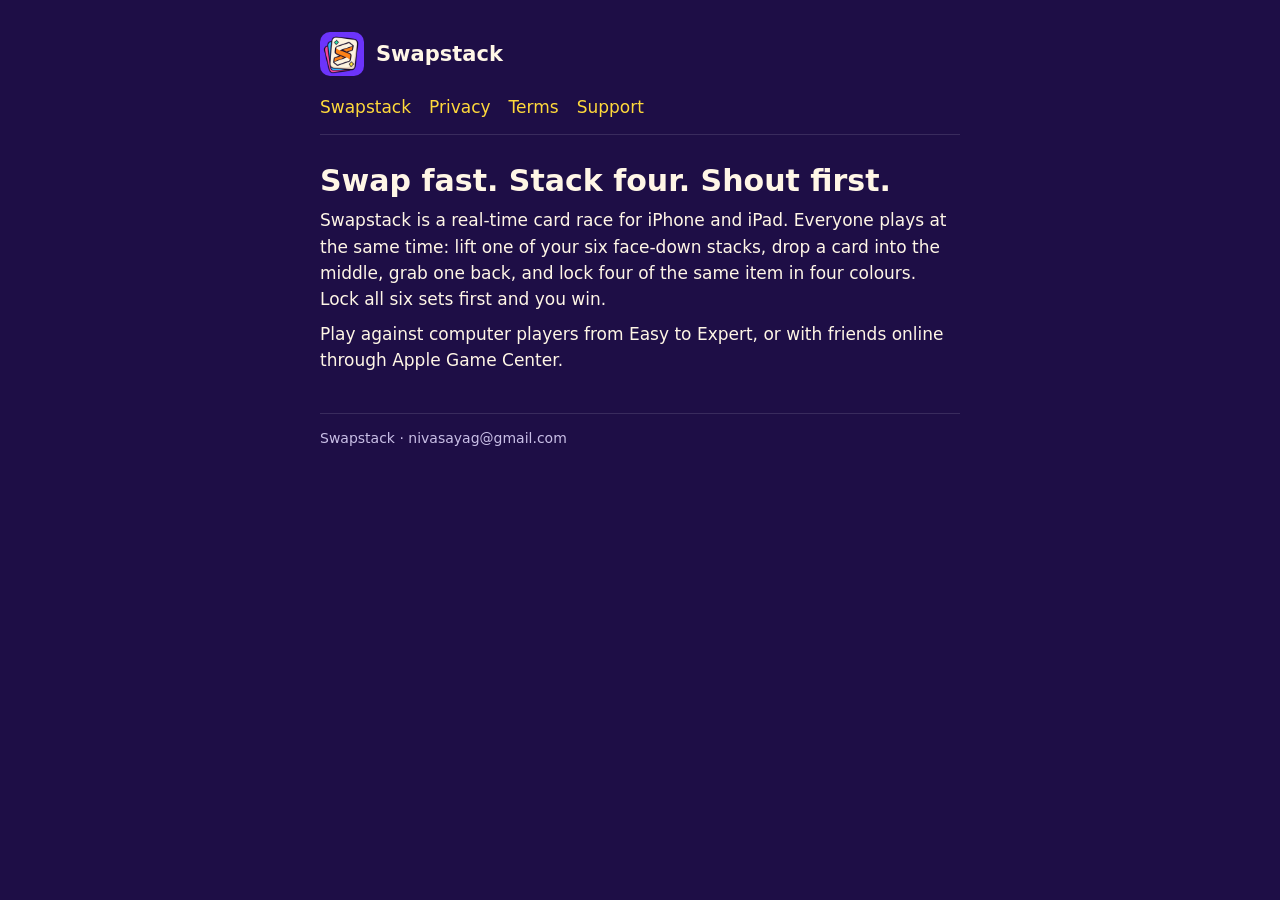
<file: index.html>
<!doctype html>
<html lang="en"><head><meta charset="utf-8"><meta name="viewport" content="width=device-width,initial-scale=1">
<title>Swapstack | Swapstack</title><link rel="stylesheet" href="style.css?v=20261110"><link rel="icon" href="icon.png?v=20261110"></head>
<body><main><header><img src="icon.png?v=20261110" alt=""><span>Swapstack</span></header>
<nav><a href="index.html">Swapstack</a><a href="privacy.html">Privacy</a><a href="terms.html">Terms</a><a href="support.html">Support</a></nav>
<h1>Swap fast. Stack four. Shout first.</h1><p>Swapstack is a real-time card race for iPhone and iPad. Everyone plays at the same time: lift one of your six face-down stacks, drop a card into the middle, grab one back, and lock four of the same item in four colours. Lock all six sets first and you win.</p><p>Play against computer players from Easy to Expert, or with friends online through Apple Game Center.</p>
<footer>Swapstack · nivasayag@gmail.com</footer></main></body></html>
</file>
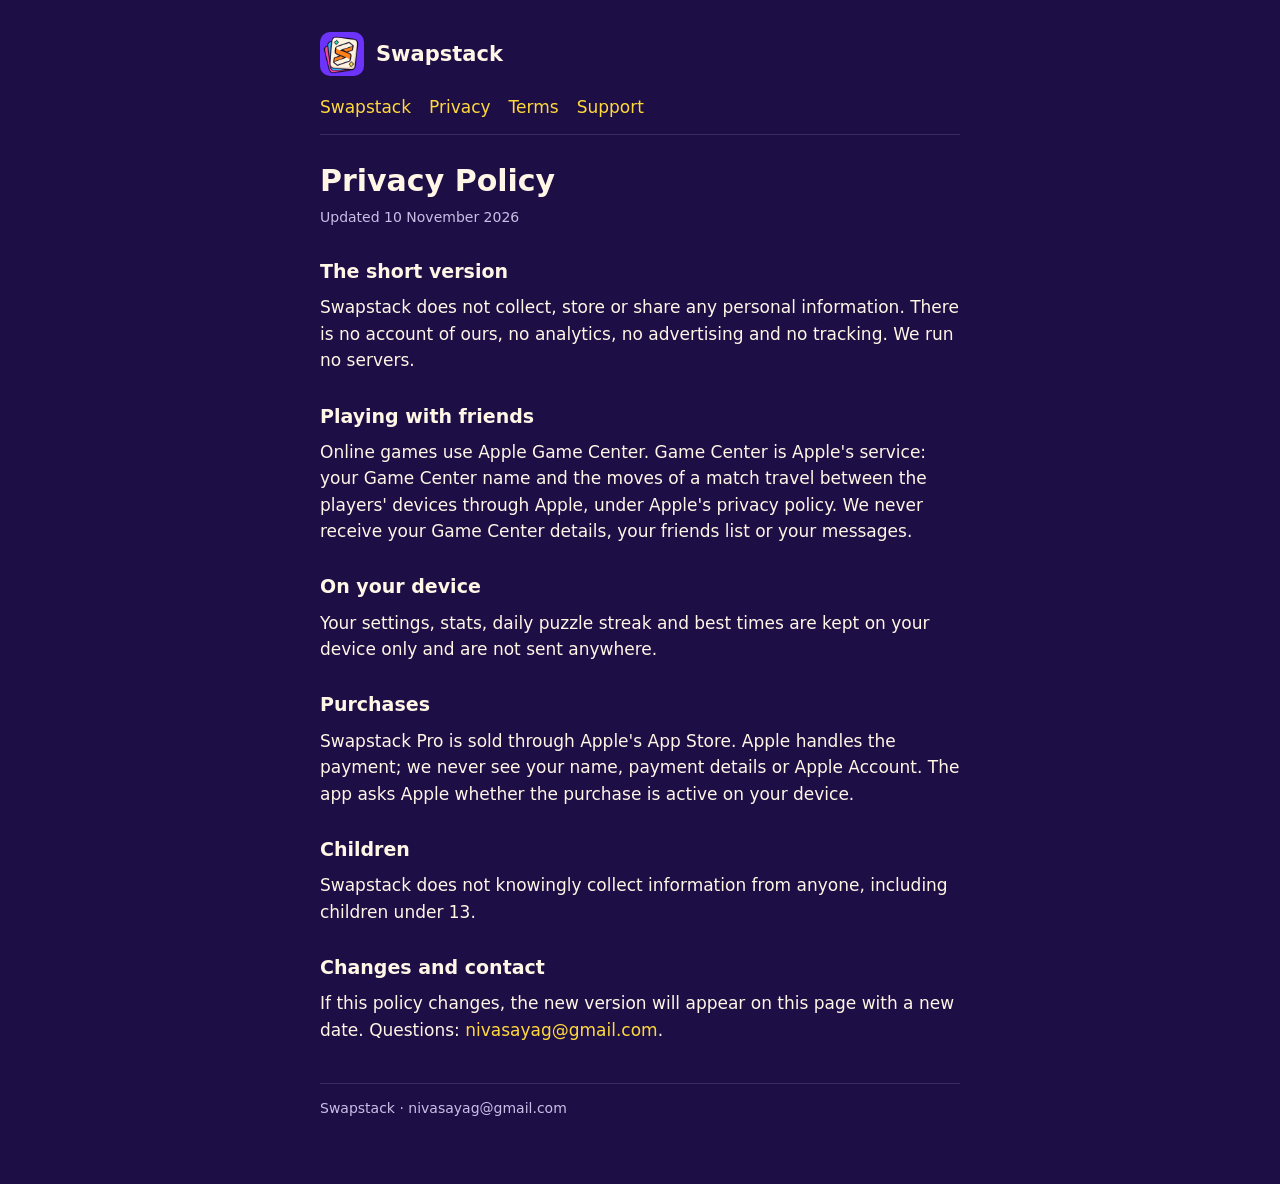
<file: privacy.html>
<!doctype html>
<html lang="en"><head><meta charset="utf-8"><meta name="viewport" content="width=device-width,initial-scale=1">
<title>Privacy Policy | Swapstack</title><link rel="stylesheet" href="style.css?v=20261110"><link rel="icon" href="icon.png?v=20261110"></head>
<body><main><header><img src="icon.png?v=20261110" alt=""><span>Swapstack</span></header>
<nav><a href="index.html">Swapstack</a><a href="privacy.html">Privacy</a><a href="terms.html">Terms</a><a href="support.html">Support</a></nav>
<h1>Privacy Policy</h1><p class="updated">Updated 10 November 2026</p>
<section><h2>The short version</h2><p>Swapstack does not collect, store or share any personal information. There is no account of ours, no analytics, no advertising and no tracking. We run no servers.</p></section>
<section><h2>Playing with friends</h2><p>Online games use Apple Game Center. Game Center is Apple's service: your Game Center name and the moves of a match travel between the players' devices through Apple, under Apple's privacy policy. We never receive your Game Center details, your friends list or your messages.</p></section>
<section><h2>On your device</h2><p>Your settings, stats, daily puzzle streak and best times are kept on your device only and are not sent anywhere.</p></section>
<section><h2>Purchases</h2><p>Swapstack Pro is sold through Apple's App Store. Apple handles the payment; we never see your name, payment details or Apple Account. The app asks Apple whether the purchase is active on your device.</p></section>
<section><h2>Children</h2><p>Swapstack does not knowingly collect information from anyone, including children under 13.</p></section>
<section><h2>Changes and contact</h2><p>If this policy changes, the new version will appear on this page with a new date. Questions: <a href="mailto:nivasayag@gmail.com">nivasayag@gmail.com</a>.</p></section>
<footer>Swapstack · nivasayag@gmail.com</footer></main></body></html>
</file>
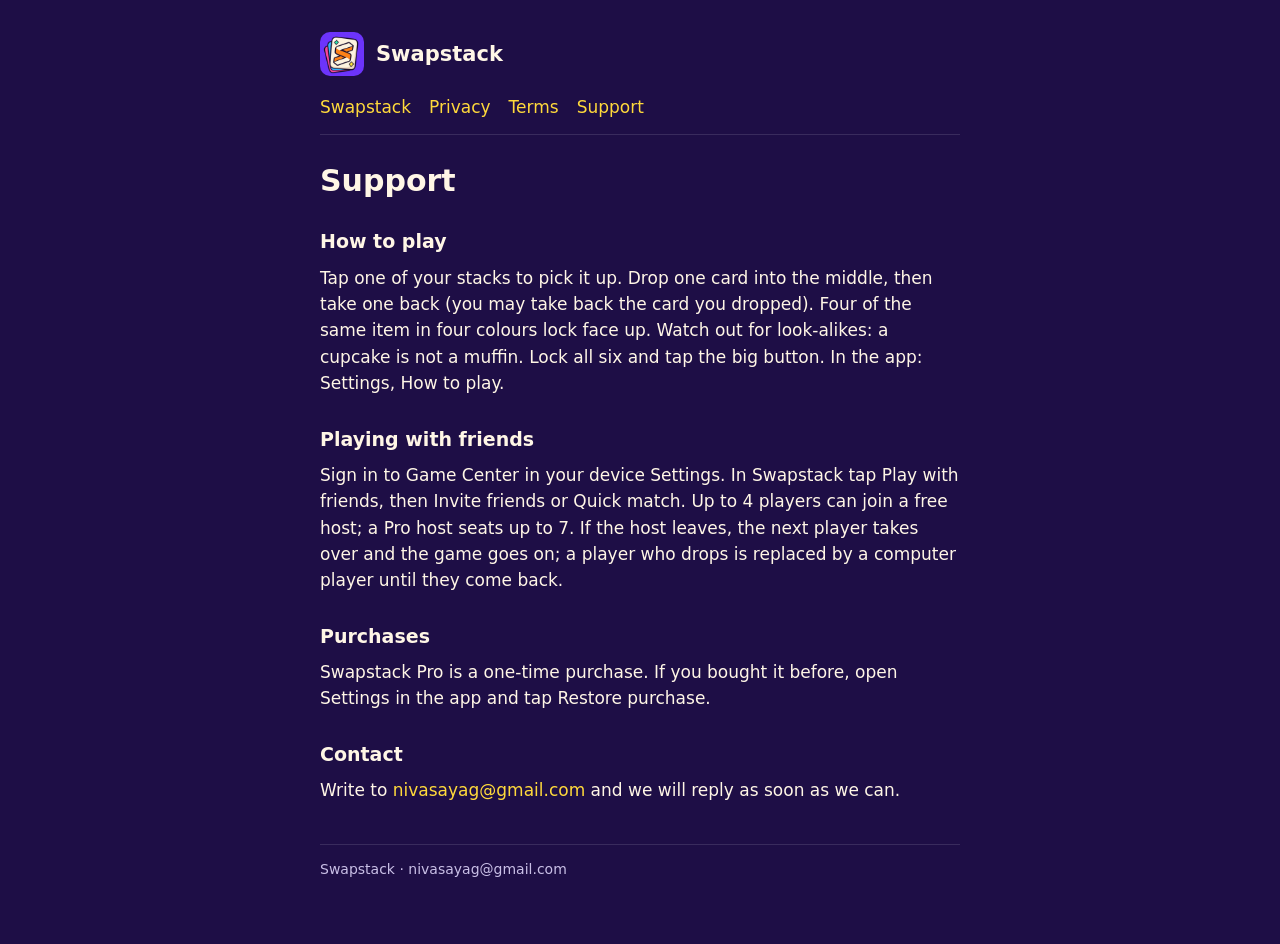
<file: support.html>
<!doctype html>
<html lang="en"><head><meta charset="utf-8"><meta name="viewport" content="width=device-width,initial-scale=1">
<title>Support | Swapstack</title><link rel="stylesheet" href="style.css?v=20261110"><link rel="icon" href="icon.png?v=20261110"></head>
<body><main><header><img src="icon.png?v=20261110" alt=""><span>Swapstack</span></header>
<nav><a href="index.html">Swapstack</a><a href="privacy.html">Privacy</a><a href="terms.html">Terms</a><a href="support.html">Support</a></nav>
<h1>Support</h1>
<section><h2>How to play</h2><p>Tap one of your stacks to pick it up. Drop one card into the middle, then take one back (you may take back the card you dropped). Four of the same item in four colours lock face up. Watch out for look-alikes: a cupcake is not a muffin. Lock all six and tap the big button. In the app: Settings, How to play.</p></section>
<section><h2>Playing with friends</h2><p>Sign in to Game Center in your device Settings. In Swapstack tap Play with friends, then Invite friends or Quick match. Up to 4 players can join a free host; a Pro host seats up to 7. If the host leaves, the next player takes over and the game goes on; a player who drops is replaced by a computer player until they come back.</p></section>
<section><h2>Purchases</h2><p>Swapstack Pro is a one-time purchase. If you bought it before, open Settings in the app and tap Restore purchase.</p></section>
<section><h2>Contact</h2><p>Write to <a href="mailto:nivasayag@gmail.com">nivasayag@gmail.com</a> and we will reply as soon as we can.</p></section>
<footer>Swapstack · nivasayag@gmail.com</footer></main></body></html>
</file>
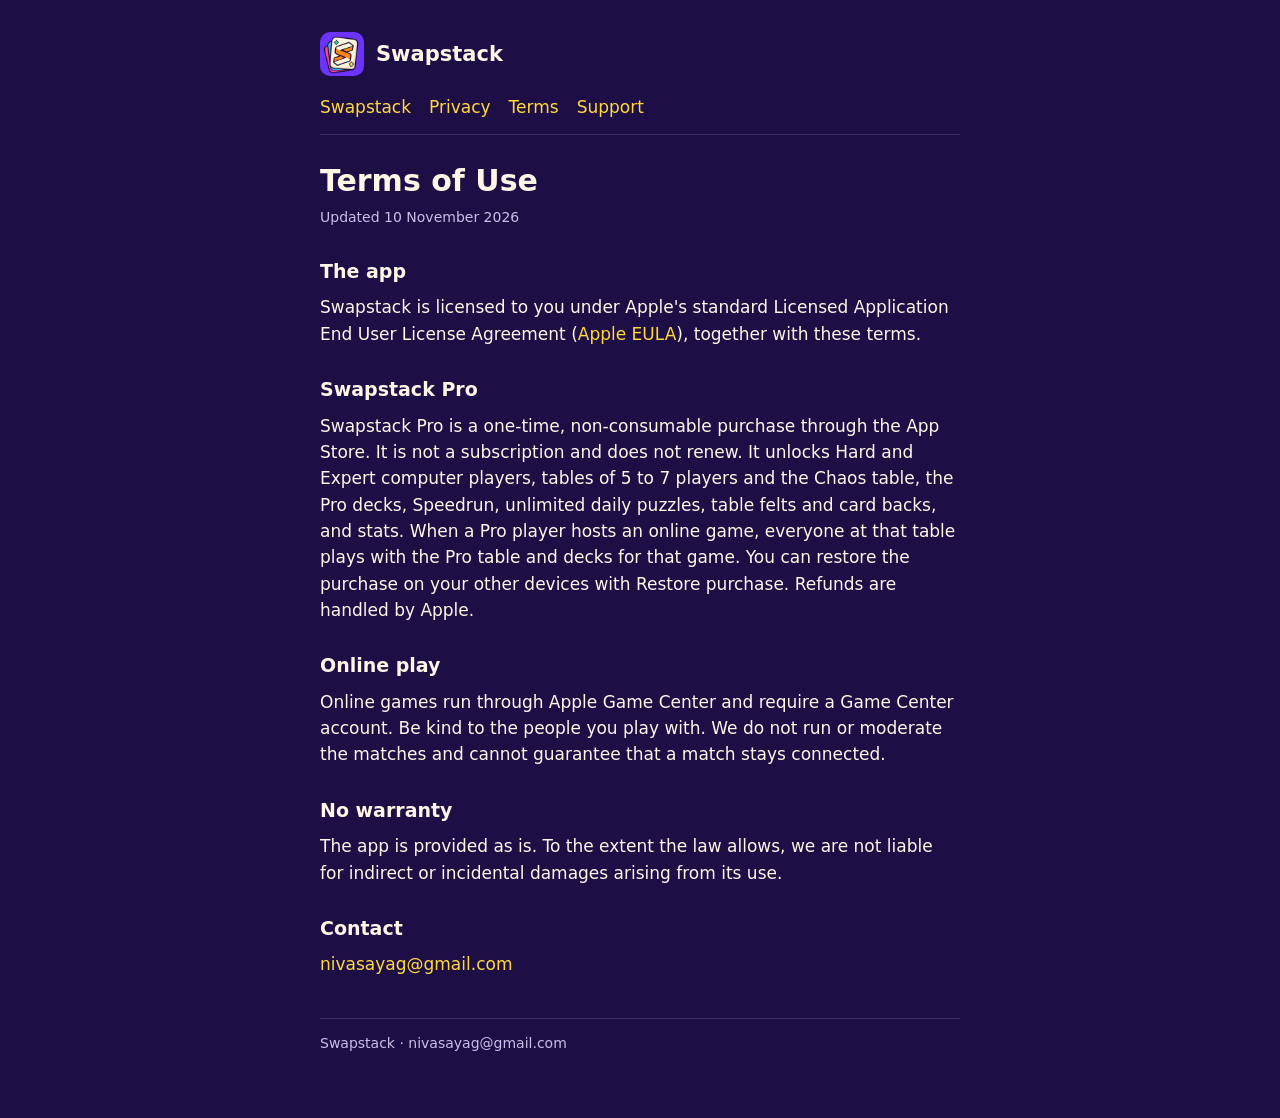
<file: terms.html>
<!doctype html>
<html lang="en"><head><meta charset="utf-8"><meta name="viewport" content="width=device-width,initial-scale=1">
<title>Terms of Use | Swapstack</title><link rel="stylesheet" href="style.css?v=20261110"><link rel="icon" href="icon.png?v=20261110"></head>
<body><main><header><img src="icon.png?v=20261110" alt=""><span>Swapstack</span></header>
<nav><a href="index.html">Swapstack</a><a href="privacy.html">Privacy</a><a href="terms.html">Terms</a><a href="support.html">Support</a></nav>
<h1>Terms of Use</h1><p class="updated">Updated 10 November 2026</p>
<section><h2>The app</h2><p>Swapstack is licensed to you under Apple's standard Licensed Application End User License Agreement (<a href="https://www.apple.com/legal/internet-services/itunes/dev/stdeula/">Apple EULA</a>), together with these terms.</p></section>
<section><h2>Swapstack Pro</h2><p>Swapstack Pro is a one-time, non-consumable purchase through the App Store. It is not a subscription and does not renew. It unlocks Hard and Expert computer players, tables of 5 to 7 players and the Chaos table, the Pro decks, Speedrun, unlimited daily puzzles, table felts and card backs, and stats. When a Pro player hosts an online game, everyone at that table plays with the Pro table and decks for that game. You can restore the purchase on your other devices with Restore purchase. Refunds are handled by Apple.</p></section>
<section><h2>Online play</h2><p>Online games run through Apple Game Center and require a Game Center account. Be kind to the people you play with. We do not run or moderate the matches and cannot guarantee that a match stays connected.</p></section>
<section><h2>No warranty</h2><p>The app is provided as is. To the extent the law allows, we are not liable for indirect or incidental damages arising from its use.</p></section>
<section><h2>Contact</h2><p><a href="mailto:nivasayag@gmail.com">nivasayag@gmail.com</a></p></section>
<footer>Swapstack · nivasayag@gmail.com</footer></main></body></html>
</file>
<file: style.css>
:root{color-scheme:dark;--bg:#1e0e46;--card:#2b1563;--ink:#fff6e6;--sub:#c9bfe6;--accent:#ffd93b;--line:rgba(255,255,255,.12)}
*{box-sizing:border-box}html,body{margin:0;background:var(--bg);color:var(--ink);font:17px/1.55 ui-rounded,-apple-system,BlinkMacSystemFont,"SF Pro Rounded",system-ui,sans-serif}
main{max-width:680px;margin:0 auto;padding:32px 20px 64px}
header{display:flex;align-items:center;gap:12px;font-size:21px;font-weight:800}header img{width:44px;height:44px;border-radius:10px}
nav{display:flex;gap:18px;flex-wrap:wrap;margin:18px 0 28px;padding-bottom:14px;border-bottom:1px solid var(--line)}
nav a,a{color:var(--accent);text-decoration:none}a:hover{text-decoration:underline}
h1{font-size:30px;line-height:1.2;margin:0 0 6px;font-weight:900}h2{font-size:19px;margin:28px 0 6px}
.updated,footer{color:var(--sub);font-size:14px}footer{margin-top:40px;padding-top:14px;border-top:1px solid var(--line)}
p,li{margin:8px 0;color:var(--ink)}
</file>
